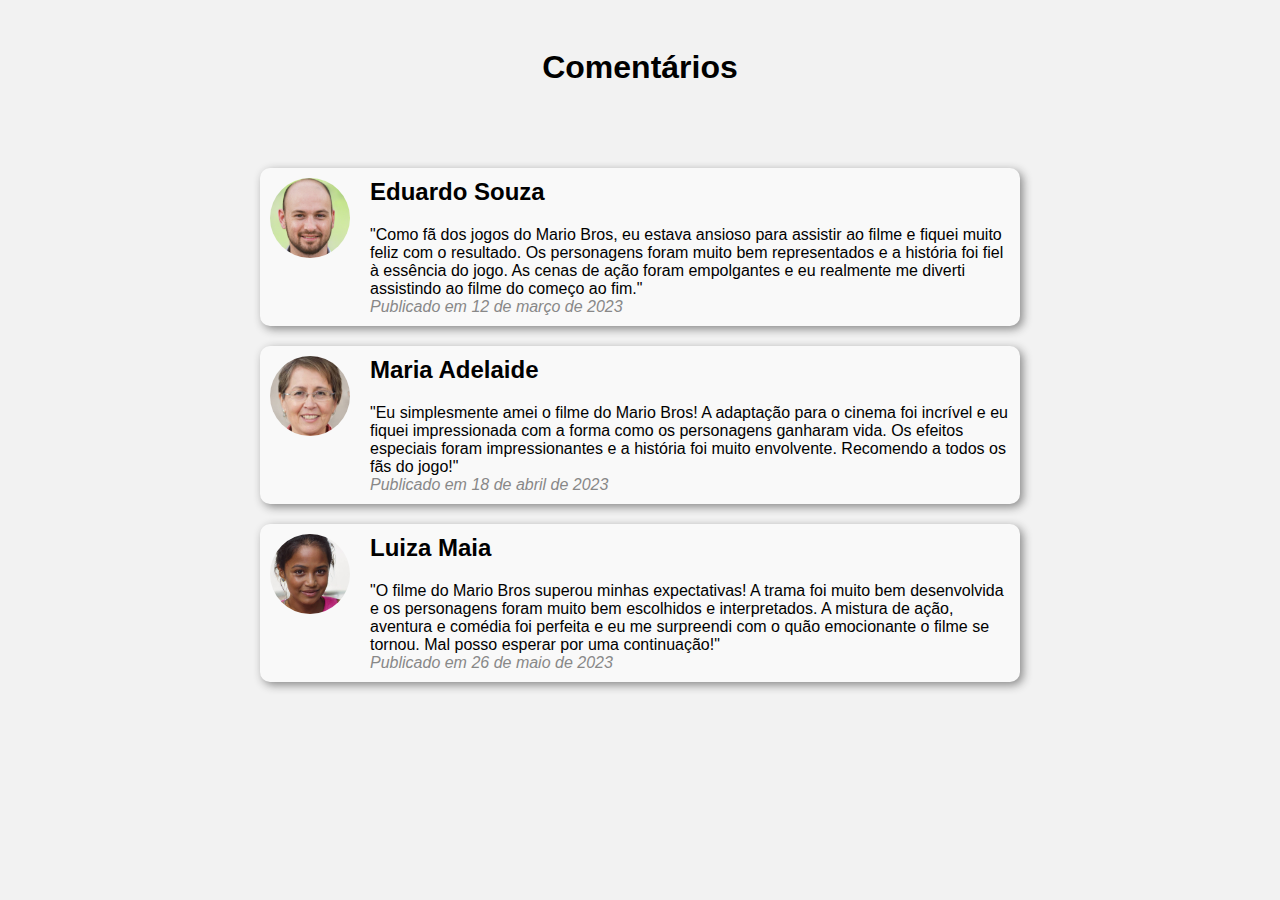
<file: Comentarios.html>
<!DOCTYPE html>
<html>
<head>
	<title>Comentários</title>
	<link rel="stylesheet" href="./comentario.css">
</head>
<body>
	<header>
		<h1>Comentários</h1>
	</header>
	<main>
		<div class="comentario">
			<img src="./avatar  1.jpg" alt="Avatar 1">
			<div class="texto">
				<h2>Eduardo Souza</h2>
				<p>"Como fã dos jogos do Mario Bros, eu estava ansioso para assistir ao filme e fiquei muito feliz com o resultado. Os personagens foram muito bem representados e a história foi fiel à essência do jogo. As cenas de ação foram empolgantes e eu realmente me diverti assistindo ao filme do começo ao fim."</p>
				<span class="data">Publicado em 12 de março de 2023</span>
			</div>
		</div>
		<div class="comentario">
			<img src="./avatar2.jpeg" alt="Avatar 2">
			<div class="texto">
				<h2>Maria Adelaide</h2>
				<p>"Eu simplesmente amei o filme do Mario Bros! A adaptação para o cinema foi incrível e eu fiquei impressionada com a forma como os personagens ganharam vida. Os efeitos especiais foram impressionantes e a história foi muito envolvente. Recomendo a todos os fãs do jogo!"</p>
				<span class="data">Publicado em 18 de abril de 2023</span>
			</div>
		</div>
		<div class="comentario">
			<img src="./avaatar3.jpeg" alt="Avatar 3">
			<div class="texto">
				<h2>Luiza Maia</h2>
				<p>"O filme do Mario Bros superou minhas expectativas! A trama foi muito bem desenvolvida e os personagens foram muito bem escolhidos e interpretados. A mistura de ação, aventura e comédia foi perfeita e eu me surpreendi com o quão emocionante o filme se tornou. Mal posso esperar por uma continuação!"</p>
				<span class="data">Publicado em 26 de maio de 2023</span>
			</div>
		</div>
	</main>
</body>
</html>
</file>
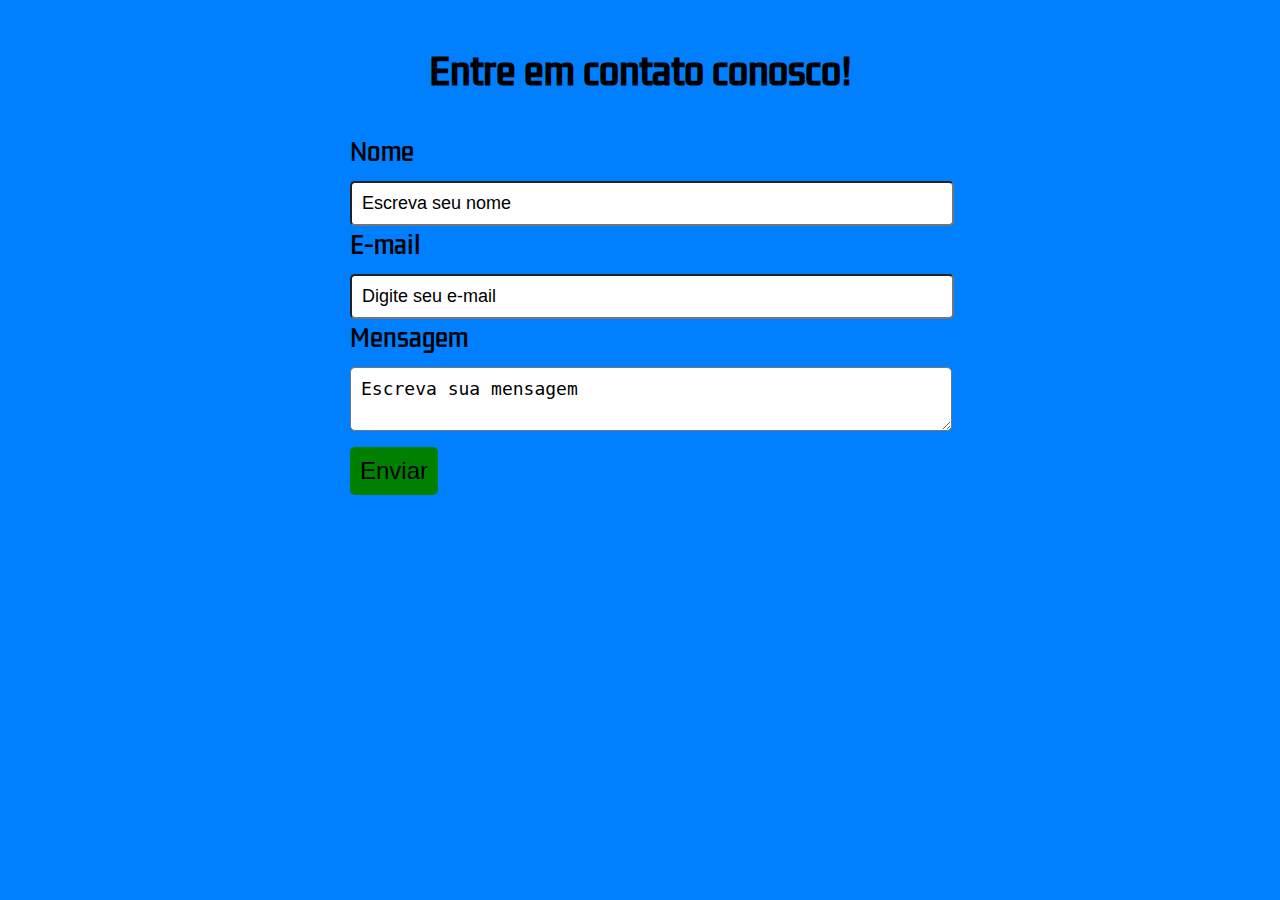
<file: contato.html>
<!DOCTYPE html>
<html lang="pt-br">
<head>
    <meta charset="UTF-8">
    <title>Contato Super Mario Bros</title>
    <link rel="stylesheet" href="./contato.css">
    <link rel="icon" href="./icon.aba.png">
</head>
<body>
    <div class="container">
        <h1>Entre em contato conosco!</h1>
        <form action="#" method="post">
            <label for="nome">Nome</label>
            <input type="text" id="nome" name="nome" placeholder="Escreva seu nome" required>

            <label for="email">E-mail</label>
            <input type="email" id="email" name="email" placeholder="Digite seu e-mail" required>

            <label for="mensagem">Mensagem</label>
            <textarea id="mensagem" name="mensagem" placeholder="Escreva sua mensagem" required></textarea>

            <button type="submit">Enviar</button>
        </form>
    </div>
</body>
</html>
</file>
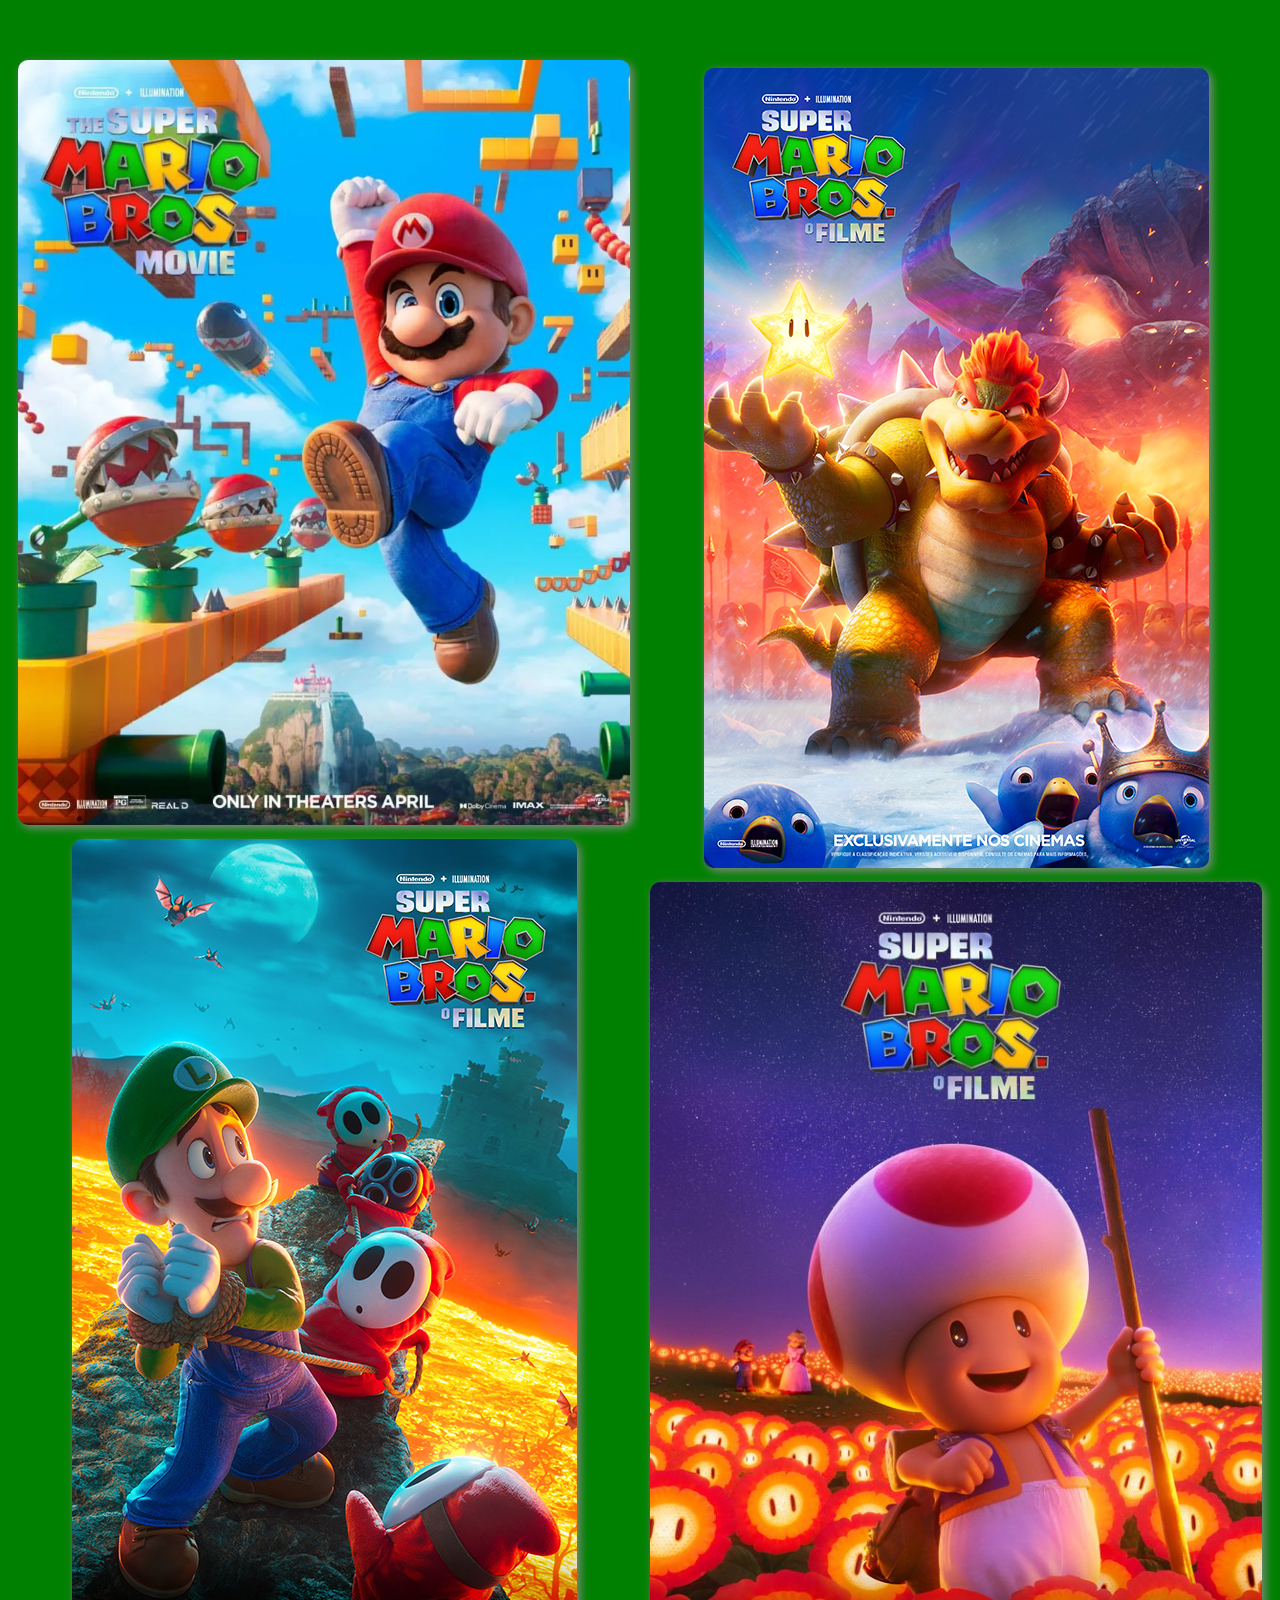
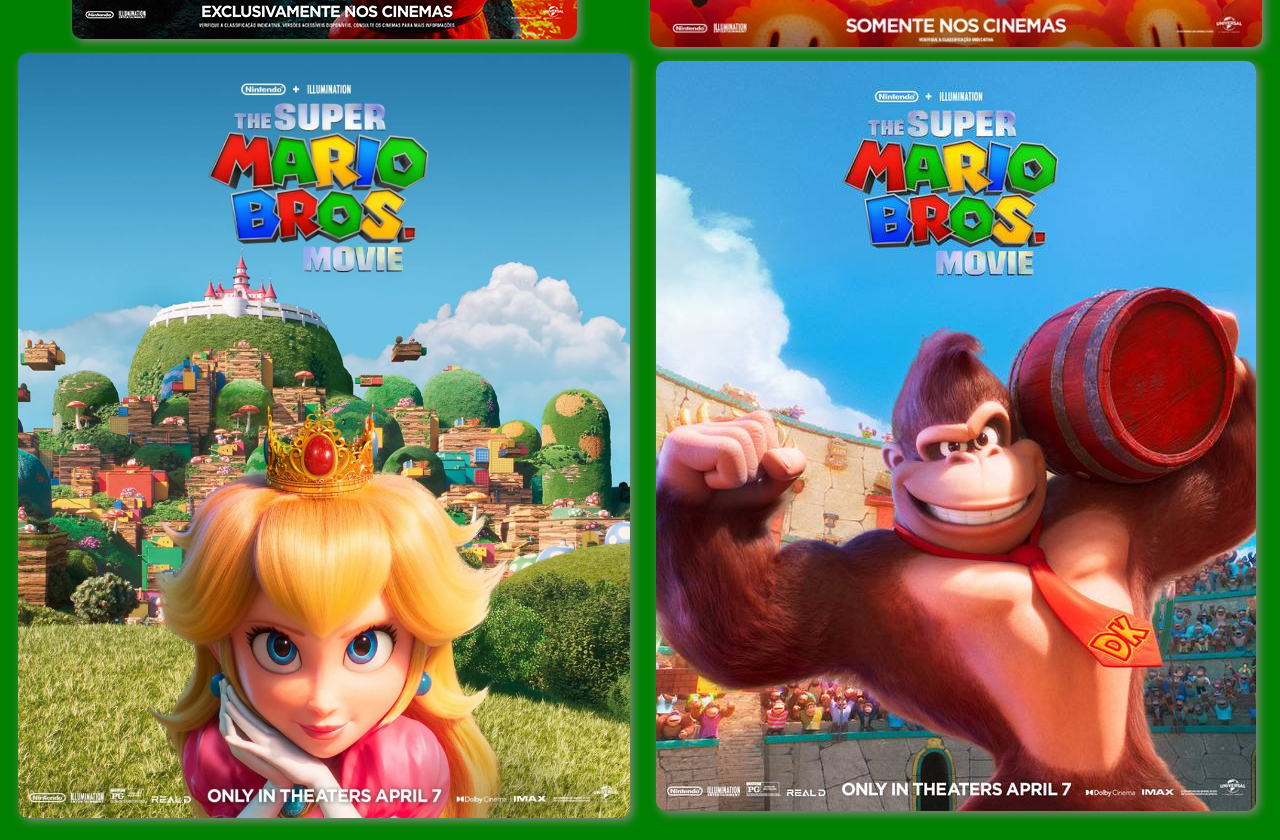
<file: fotos.html>
<!DOCTYPE html>
<html>
<head>
	<title>Fotos</title>
	<link rel="stylesheet" href="./fotos.css">
</head>
<body>
	<div class="container">
		<div class="coluna">
			<div class="foto">
				<img src="./mariofoto.webp">
			</div>
			<div class="foto">
				<img src="./luigifoto.jpg">
			</div>
			<div class="foto">
				<img src="./princesafoto.png">
			</div>
		</div>
		<div class="coluna">
			<div class="foto">
				<img src="./bowerfoto.jpg">
			</div>
			<div class="foto">
				<img src="./cogumelofoto.jpg">
			</div>
			<div class="foto">
				<img src="./donkong foto.jpeg">
			</div>
		</div>
	</div>
</body>
</html>
</file>
<file: comentario.css>
@import url('https://fonts.googleapis.com/css2?family=Kdam+Thmor+Pro&display=swap');
body
{font-family: 'kdam thmor pro', sans-serif;
    background-image: url("https://blogger.googleusercontent.com/img/b/R29vZ2xl/AVvXsEjgzLGQN3fxN96dEToQCEB-pNggmTWfBiiYTv4l8pyt_2LwGaBZCv4aVdpkwbIly2Ilavc499JNEM1JxhmhTaRMy2dcq2kLtSSpDAXeWQbyo0v9TAyD_5LKYmiUPU7mhCS03g12-t6aNgsKs_MQbfT1eseaiyWwosxLO3IOBCLoamOweWLiQE9sniJ5/s1920/Universal%20Pictures.jpg");
    background-repeat: no-repeat;

}
header {
	background-color:transparent;
    color:black;
	text-align: center;
	padding: 20px;
}

.comentario {
	display: flex;
	margin: 20px;
	padding: 10px;
	background-color: #f9f9f9; /* Cor cinza claro */
	border-radius: 10px;
	box-shadow: 3px 3px 10px #888888;
}

.comentario img {
	width: 80px;
	height: 80px;
	border-radius: 50%;
	margin-right: 20px;
    cursor: pointer;
}

.comentario h2 {
	margin-top: 0;
}

.comentario p {
	margin-bottom: 0;
}

.comentario .data {
	font-style: italic;
	color: #888888;
}

main {
	max-width: 800px;
	margin: 0 auto;
	padding: 20px;
}

body {
	font-family: Arial, sans-serif;
	background-color: #f2f2f2; /* Cor cinza claro */
}

@media (max-width: 600px) {
	.comentario {
		flex-direction: column;
	}
	.comentario img {
		margin: 0 auto 10px auto;
	}
}
.comentario:hover{
    box-shadow: 5px 3px 10px red;
}
</file>
<file: contato.css>
@import url('https://fonts.googleapis.com/css2?family=Kdam+Thmor+Pro&display=swap');
body {
    background-image: url("https://www.10wallpaper.com/wallpaper/3840x2400/2302/The_Super_Mario_Bros_2023_Movie_5K_Poster_3840x2400.jpg");
    background-position: center;
    background-repeat: no-repeat;
    background-color: #0080FF;
    color:#0080FF;
    font-family: 'kdam thmor pro', sans-serif;
    margin: 0;
    padding: 0;
}

.container {
    margin: 0 auto;
    max-width: 600px;
    padding: 20px;
}

h1 {
    font-size: 36px;
    text-align: center;
    color:black;
}

form {
    background-color:transparent;
    border-radius: 1px;
    padding: 10px;
}

label {
    display:block;
    font-size: 24px;
    margin-bottom: 10px;
    color:black;
}

input[type="text"], input[type="email"], textarea {
    border-radius: 5px;
    font-size: 18px;
    padding: 10px;
    width: 100%;
    color:black;
}
::placeholder{
    color:black;
    background-color:
}
button {
    background-color: green;
    border: none;
    border-radius: 5px;
    color:black;
    font-size: 24px;
    margin-top: 10px;
    padding: 10px;
}
button:hover{
    transition: 1s;
    color:black;
    background-color:yellow;
}
</file>
<file: fotos.css>
*{
   background-color: green;
}
.container {
	display: flex;
	flex-wrap: wrap;
	justify-content: center;
	align-items: center;
	margin-top: 50px;
}

.coluna {
	width: 50%;
}

.foto {
	margin: 10px;
	text-align: center;
}

.foto img {
	max-width: 100%;
	height: auto;
	border-radius: 10px;
	box-shadow: 3px 3px 10px #888888;
}

.foto:hover img {
	box-shadow: 5px 3px 10px #FFD700;
 } /* Amarelo */
</file>
